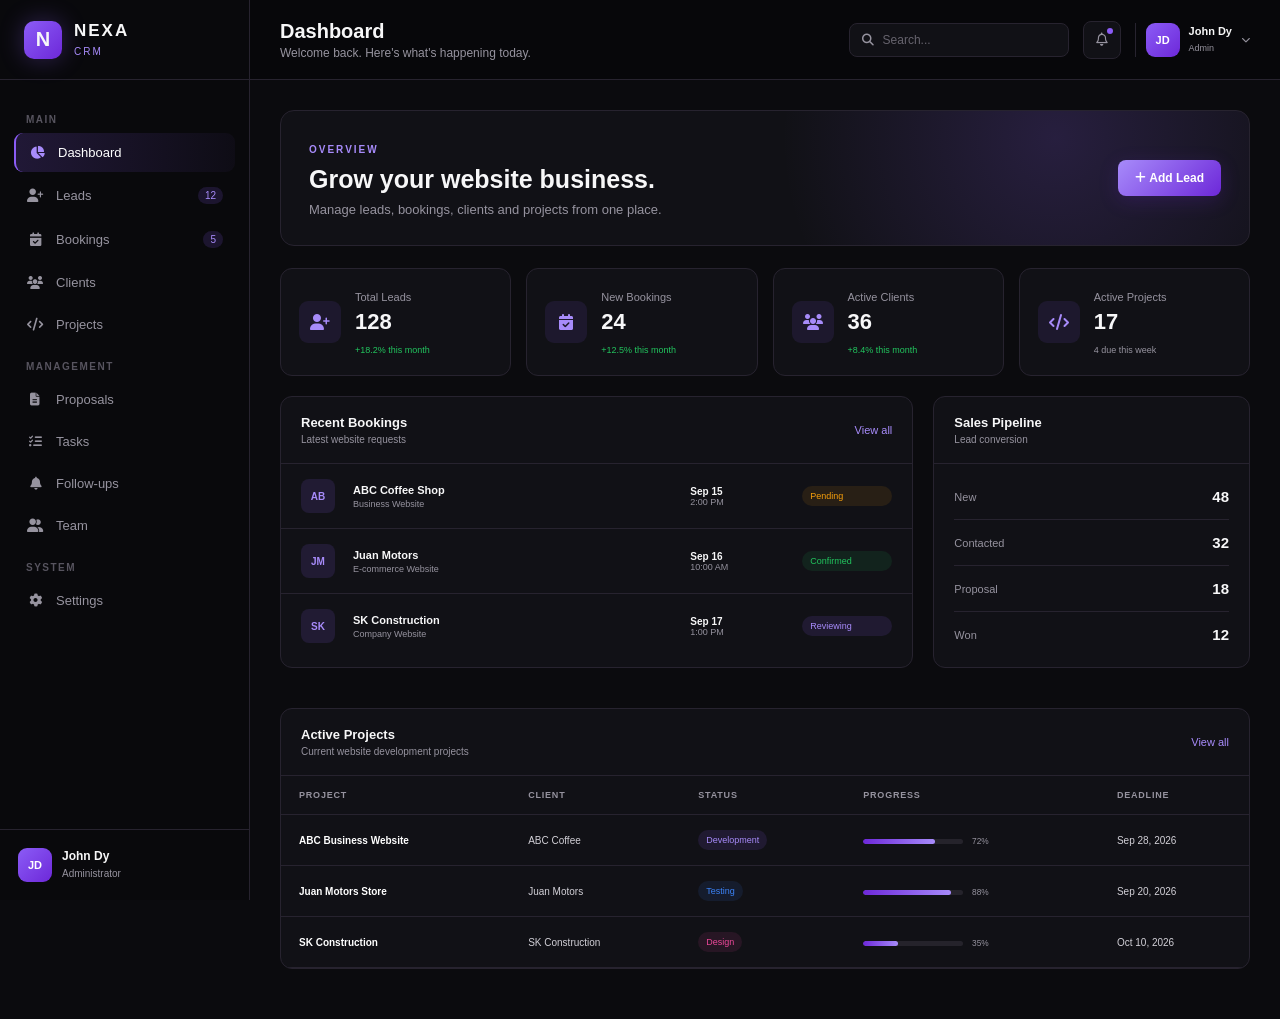
<file: nexa_crm/index.html>
<!DOCTYPE html>
<html lang="en">
<head>
    <meta charset="UTF-8">
    <meta name="viewport" content="width=device-width, initial-scale=1.0">

    <title>NEXA CRM</title>

    <link rel="stylesheet" href="style.css">

    <link
        rel="stylesheet"
        href="https://cdnjs.cloudflare.com/ajax/libs/font-awesome/6.5.2/css/all.min.css"
    >
</head>

<body>

    <!-- =========================
         SIDEBAR
    ========================== -->

    <aside class="sidebar" id="sidebar">

        <div class="logo">
            <div class="logo-icon">N</div>
            <div>
                <strong>NEXA</strong>
                <span>CRM</span>
            </div>
        </div>

        <nav>

            <p class="menu-title">MAIN</p>

            <button class="nav-item active" data-page="dashboard">
                <i class="fa-solid fa-chart-pie"></i>
                <span>Dashboard</span>
            </button>

            <button class="nav-item" data-page="leads">
                <i class="fa-solid fa-user-plus"></i>
                <span>Leads</span>
                <span class="badge">12</span>
            </button>

            <button class="nav-item" data-page="bookings">
                <i class="fa-solid fa-calendar-check"></i>
                <span>Bookings</span>
                <span class="badge">5</span>
            </button>

            <button class="nav-item" data-page="clients">
                <i class="fa-solid fa-users"></i>
                <span>Clients</span>
            </button>

            <button class="nav-item" data-page="projects">
                <i class="fa-solid fa-code"></i>
                <span>Projects</span>
            </button>

            <p class="menu-title">MANAGEMENT</p>

            <button class="nav-item" data-page="proposals">
                <i class="fa-solid fa-file-lines"></i>
                <span>Proposals</span>
            </button>

            <button class="nav-item" data-page="tasks">
                <i class="fa-solid fa-list-check"></i>
                <span>Tasks</span>
            </button>

            <button class="nav-item" data-page="followups">
                <i class="fa-solid fa-bell"></i>
                <span>Follow-ups</span>
            </button>

            <button class="nav-item" data-page="team">
                <i class="fa-solid fa-user-group"></i>
                <span>Team</span>
            </button>

            <p class="menu-title">SYSTEM</p>

            <button class="nav-item" data-page="settings">
                <i class="fa-solid fa-gear"></i>
                <span>Settings</span>
            </button>

        </nav>

        <div class="sidebar-bottom">
            <div class="user-mini">
                <div class="avatar">JD</div>
                <div>
                    <strong>John Dy</strong>
                    <small>Administrator</small>
                </div>
            </div>
        </div>

    </aside>


    <!-- =========================
         MAIN
    ========================== -->

    <main class="main">

        <header class="topbar">

            <button class="mobile-menu" id="mobileMenu">
                <i class="fa-solid fa-bars"></i>
            </button>

            <div class="page-title">
                <h1 id="pageTitle">Dashboard</h1>
                <p id="pageSubtitle">
                    Welcome back. Here's what's happening today.
                </p>
            </div>

            <div class="top-actions">

                <div class="search">
                    <i class="fa-solid fa-search"></i>
                    <input
                        type="text"
                        id="globalSearch"
                        placeholder="Search..."
                    >
                </div>

                <button class="icon-button notification">
                    <i class="fa-regular fa-bell"></i>
                    <span></span>
                </button>

                <div class="profile">
                    <div class="avatar">JD</div>
                    <div class="profile-info">
                        <strong>John Dy</strong>
                        <small>Admin</small>
                    </div>
                    <i class="fa-solid fa-chevron-down"></i>
                </div>

            </div>

        </header>


        <!-- =========================
             CONTENT
        ========================== -->

        <section class="content">

            <!-- DASHBOARD -->

            <div class="page active-page" id="dashboard">

                <div class="welcome-card">

                    <div>
                        <span class="eyebrow">OVERVIEW</span>

                        <h2>
                            Grow your website business.
                        </h2>

                        <p>
                            Manage leads, bookings, clients and projects
                            from one place.
                        </p>
                    </div>

                    <button class="primary-btn" onclick="openModal()">
                        <i class="fa-solid fa-plus"></i>
                        Add Lead
                    </button>

                </div>


                <div class="stats-grid">

                    <div class="stat-card">
                        <div class="stat-icon">
                            <i class="fa-solid fa-user-plus"></i>
                        </div>

                        <div>
                            <span>Total Leads</span>
                            <h3>128</h3>
                            <small class="positive">
                                +18.2% this month
                            </small>
                        </div>
                    </div>


                    <div class="stat-card">
                        <div class="stat-icon">
                            <i class="fa-solid fa-calendar-check"></i>
                        </div>

                        <div>
                            <span>New Bookings</span>
                            <h3>24</h3>
                            <small class="positive">
                                +12.5% this month
                            </small>
                        </div>
                    </div>


                    <div class="stat-card">
                        <div class="stat-icon">
                            <i class="fa-solid fa-users"></i>
                        </div>

                        <div>
                            <span>Active Clients</span>
                            <h3>36</h3>
                            <small class="positive">
                                +8.4% this month
                            </small>
                        </div>
                    </div>


                    <div class="stat-card">
                        <div class="stat-icon">
                            <i class="fa-solid fa-code"></i>
                        </div>

                        <div>
                            <span>Active Projects</span>
                            <h3>17</h3>
                            <small>
                                4 due this week
                            </small>
                        </div>
                    </div>

                </div>


                <div class="dashboard-grid">

                    <!-- RECENT BOOKINGS -->

                    <div class="panel">

                        <div class="panel-header">

                            <div>
                                <h3>Recent Bookings</h3>
                                <p>Latest website requests</p>
                            </div>

                            <button class="text-btn"
                                onclick="showPage('bookings')">
                                View all
                            </button>

                        </div>


                        <div class="booking-list">

                            <div class="booking-row">

                                <div class="client-avatar">AB</div>

                                <div class="booking-info">
                                    <strong>ABC Coffee Shop</strong>
                                    <span>Business Website</span>
                                </div>

                                <div class="booking-date">
                                    <strong>Sep 15</strong>
                                    <span>2:00 PM</span>
                                </div>

                                <span class="status pending">
                                    Pending
                                </span>

                            </div>


                            <div class="booking-row">

                                <div class="client-avatar">JM</div>

                                <div class="booking-info">
                                    <strong>Juan Motors</strong>
                                    <span>E-commerce Website</span>
                                </div>

                                <div class="booking-date">
                                    <strong>Sep 16</strong>
                                    <span>10:00 AM</span>
                                </div>

                                <span class="status confirmed">
                                    Confirmed
                                </span>

                            </div>


                            <div class="booking-row">

                                <div class="client-avatar">SK</div>

                                <div class="booking-info">
                                    <strong>SK Construction</strong>
                                    <span>Company Website</span>
                                </div>

                                <div class="booking-date">
                                    <strong>Sep 17</strong>
                                    <span>1:00 PM</span>
                                </div>

                                <span class="status reviewing">
                                    Reviewing
                                </span>

                            </div>

                        </div>

                    </div>


                    <!-- PIPELINE -->

                    <div class="panel">

                        <div class="panel-header">
                            <div>
                                <h3>Sales Pipeline</h3>
                                <p>Lead conversion</p>
                            </div>
                        </div>


                        <div class="pipeline">

                            <div class="pipeline-item">
                                <span>New</span>
                                <strong>48</strong>
                            </div>

                            <div class="pipeline-item">
                                <span>Contacted</span>
                                <strong>32</strong>
                            </div>

                            <div class="pipeline-item">
                                <span>Proposal</span>
                                <strong>18</strong>
                            </div>

                            <div class="pipeline-item">
                                <span>Won</span>
                                <strong>12</strong>
                            </div>

                        </div>

                    </div>

                </div>


                <!-- PROJECTS -->

                <div class="panel">

                    <div class="panel-header">

                        <div>
                            <h3>Active Projects</h3>
                            <p>Current website development projects</p>
                        </div>

                        <button class="text-btn"
                            onclick="showPage('projects')">
                            View all
                        </button>

                    </div>


                    <div class="table-wrapper">

                        <table>

                            <thead>
                                <tr>
                                    <th>Project</th>
                                    <th>Client</th>
                                    <th>Status</th>
                                    <th>Progress</th>
                                    <th>Deadline</th>
                                </tr>
                            </thead>

                            <tbody>

                                <tr>
                                    <td>
                                        <strong>ABC Business Website</strong>
                                    </td>

                                    <td>ABC Coffee</td>

                                    <td>
                                        <span class="status development">
                                            Development
                                        </span>
                                    </td>

                                    <td>
                                        <div class="progress">
                                            <div style="width:72%"></div>
                                        </div>
                                        <small>72%</small>
                                    </td>

                                    <td>Sep 28, 2026</td>
                                </tr>


                                <tr>
                                    <td>
                                        <strong>Juan Motors Store</strong>
                                    </td>

                                    <td>Juan Motors</td>

                                    <td>
                                        <span class="status testing">
                                            Testing
                                        </span>
                                    </td>

                                    <td>
                                        <div class="progress">
                                            <div style="width:88%"></div>
                                        </div>
                                        <small>88%</small>
                                    </td>

                                    <td>Sep 20, 2026</td>
                                </tr>


                                <tr>
                                    <td>
                                        <strong>SK Construction</strong>
                                    </td>

                                    <td>SK Construction</td>

                                    <td>
                                        <span class="status design">
                                            Design
                                        </span>
                                    </td>

                                    <td>
                                        <div class="progress">
                                            <div style="width:35%"></div>
                                        </div>
                                        <small>35%</small>
                                    </td>

                                    <td>Oct 10, 2026</td>
                                </tr>

                            </tbody>

                        </table>

                    </div>

                </div>

            </div>


            <!-- LEADS -->

            <div class="page" id="leads">

                <div class="page-header">

                    <div>
                        <h2>Leads</h2>
                        <p>Manage your potential customers.</p>
                    </div>

                    <button class="primary-btn" onclick="openModal()">
                        <i class="fa-solid fa-plus"></i>
                        Add Lead
                    </button>

                </div>


                <div class="filter-bar">

                    <div class="search-input">
                        <i class="fa-solid fa-search"></i>
                        <input
                            type="text"
                            placeholder="Search leads..."
                            id="leadSearch"
                        >
                    </div>

                    <select>
                        <option>All Status</option>
                        <option>New</option>
                        <option>Contacted</option>
                        <option>Qualified</option>
                        <option>Proposal Sent</option>
                        <option>Won</option>
                        <option>Lost</option>
                    </select>

                    <select>
                        <option>All Sources</option>
                        <option>Website</option>
                        <option>Facebook</option>
                        <option>Referral</option>
                        <option>Email</option>
                    </select>

                </div>


                <div class="panel">

                    <div class="table-wrapper">

                        <table id="leadsTable">

                            <thead>
                                <tr>
                                    <th>Customer</th>
                                    <th>Business</th>
                                    <th>Website Type</th>
                                    <th>Source</th>
                                    <th>Status</th>
                                    <th>Date</th>
                                    <th></th>
                                </tr>
                            </thead>

                            <tbody>

                                <tr>
                                    <td>
                                        <div class="table-user">
                                            <div class="client-avatar">AB</div>
                                            <div>
                                                <strong>Alex Brown</strong>
                                                <span>alex@email.com</span>
                                            </div>
                                        </div>
                                    </td>

                                    <td>ABC Coffee</td>
                                    <td>Business Website</td>
                                    <td>Website</td>

                                    <td>
                                        <span class="status pending">
                                            New
                                        </span>
                                    </td>

                                    <td>Sep 11, 2026</td>

                                    <td>
                                        <button class="more-btn">
                                            <i class="fa-solid fa-ellipsis"></i>
                                        </button>
                                    </td>
                                </tr>


                                <tr>
                                    <td>
                                        <div class="table-user">
                                            <div class="client-avatar">JM</div>
                                            <div>
                                                <strong>James Miller</strong>
                                                <span>james@email.com</span>
                                            </div>
                                        </div>
                                    </td>

                                    <td>Juan Motors</td>
                                    <td>E-commerce</td>
                                    <td>Facebook</td>

                                    <td>
                                        <span class="status confirmed">
                                            Qualified
                                        </span>
                                    </td>

                                    <td>Sep 10, 2026</td>

                                    <td>
                                        <button class="more-btn">
                                            <i class="fa-solid fa-ellipsis"></i>
                                        </button>
                                    </td>
                                </tr>


                                <tr>
                                    <td>
                                        <div class="table-user">
                                            <div class="client-avatar">SK</div>
                                            <div>
                                                <strong>Sarah Kim</strong>
                                                <span>sarah@email.com</span>
                                            </div>
                                        </div>
                                    </td>

                                    <td>SK Construction</td>
                                    <td>Company Website</td>
                                    <td>Referral</td>

                                    <td>
                                        <span class="status reviewing">
                                            Proposal Sent
                                        </span>
                                    </td>

                                    <td>Sep 8, 2026</td>

                                    <td>
                                        <button class="more-btn">
                                            <i class="fa-solid fa-ellipsis"></i>
                                        </button>
                                    </td>
                                </tr>

                            </tbody>

                        </table>

                    </div>

                </div>

            </div>


            <!-- BOOKINGS -->

            <div class="page" id="bookings">

                <div class="page-header">

                    <div>
                        <h2>Bookings</h2>
                        <p>Website development booking requests.</p>
                    </div>

                </div>


                <div class="stats-grid">

                    <div class="stat-card">
                        <div class="stat-icon">
                            <i class="fa-solid fa-clock"></i>
                        </div>

                        <div>
                            <span>Pending</span>
                            <h3>5</h3>
                        </div>
                    </div>

                    <div class="stat-card">
                        <div class="stat-icon">
                            <i class="fa-solid fa-eye"></i>
                        </div>

                        <div>
                            <span>Reviewing</span>
                            <h3>8</h3>
                        </div>
                    </div>

                    <div class="stat-card">
                        <div class="stat-icon">
                            <i class="fa-solid fa-check"></i>
                        </div>

                        <div>
                            <span>Confirmed</span>
                            <h3>11</h3>
                        </div>
                    </div>

                </div>


                <div class="panel">

                    <div class="table-wrapper">

                        <table>

                            <thead>
                                <tr>
                                    <th>Booking ID</th>
                                    <th>Customer</th>
                                    <th>Website Type</th>
                                    <th>Preferred Date</th>
                                    <th>Budget</th>
                                    <th>Status</th>
                                    <th></th>
                                </tr>
                            </thead>

                            <tbody>

                                <tr>
                                    <td>
                                        <strong>#WEB-00125</strong>
                                    </td>

                                    <td>Alex Brown</td>

                                    <td>Business Website</td>

                                    <td>Sep 15, 2026</td>

                                    <td>₱10k–₱20k</td>

                                    <td>
                                        <span class="status pending">
                                            Pending
                                        </span>
                                    </td>

                                    <td>
                                        <button class="primary-small">
                                            View
                                        </button>
                                    </td>
                                </tr>


                                <tr>
                                    <td>
                                        <strong>#WEB-00124</strong>
                                    </td>

                                    <td>James Miller</td>

                                    <td>E-commerce</td>

                                    <td>Sep 16, 2026</td>

                                    <td>₱20k–₱50k</td>

                                    <td>
                                        <span class="status confirmed">
                                            Confirmed
                                        </span>
                                    </td>

                                    <td>
                                        <button class="primary-small">
                                            View
                                        </button>
                                    </td>
                                </tr>

                            </tbody>

                        </table>

                    </div>

                </div>

            </div>


            <!-- CLIENTS -->

            <div class="page" id="clients">

                <div class="page-header">

                    <div>
                        <h2>Clients</h2>
                        <p>Manage your existing customers.</p>
                    </div>

                </div>


                <div class="client-grid">

                    <div class="client-card">

                        <div class="client-top">

                            <div class="client-avatar large">
                                AB
                            </div>

                            <span class="status confirmed">
                                Active
                            </span>

                        </div>

                        <h3>Alex Brown</h3>

                        <p>ABC Coffee Shop</p>

                        <div class="client-details">
                            <span>
                                <i class="fa-regular fa-envelope"></i>
                                alex@email.com
                            </span>

                            <span>
                                <i class="fa-solid fa-globe"></i>
                                2 Projects
                            </span>
                        </div>

                        <button class="outline-btn">
                            View Client
                        </button>

                    </div>


                    <div class="client-card">

                        <div class="client-top">

                            <div class="client-avatar large">
                                JM
                            </div>

                            <span class="status confirmed">
                                Active
                            </span>

                        </div>

                        <h3>James Miller</h3>

                        <p>Juan Motors</p>

                        <div class="client-details">
                            <span>
                                <i class="fa-regular fa-envelope"></i>
                                james@email.com
                            </span>

                            <span>
                                <i class="fa-solid fa-globe"></i>
                                1 Project
                            </span>
                        </div>

                        <button class="outline-btn">
                            View Client
                        </button>

                    </div>

                </div>

            </div>


            <!-- PROJECTS -->

            <div class="page" id="projects">

                <div class="page-header">

                    <div>
                        <h2>Projects</h2>
                        <p>Track website development projects.</p>
                    </div>

                    <button class="primary-btn">
                        <i class="fa-solid fa-plus"></i>
                        New Project
                    </button>

                </div>


                <div class="project-grid">

                    <div class="project-card">

                        <div class="project-header">

                            <div class="project-icon">
                                <i class="fa-solid fa-code"></i>
                            </div>

                            <span class="status development">
                                Development
                            </span>

                        </div>

                        <h3>ABC Business Website</h3>

                        <p>ABC Coffee Shop</p>

                        <div class="project-progress">

                            <div class="progress-label">
                                <span>Progress</span>
                                <strong>72%</strong>
                            </div>

                            <div class="progress">
                                <div style="width:72%"></div>
                            </div>

                        </div>

                        <div class="project-footer">
                            <span>
                                <i class="fa-regular fa-calendar"></i>
                                Sep 28, 2026
                            </span>

                            <div class="avatar-small">
                                JD
                            </div>
                        </div>

                    </div>


                    <div class="project-card">

                        <div class="project-header">

                            <div class="project-icon">
                                <i class="fa-solid fa-cart-shopping"></i>
                            </div>

                            <span class="status testing">
                                Testing
                            </span>

                        </div>

                        <h3>Juan Motors Store</h3>

                        <p>Juan Motors</p>

                        <div class="project-progress">

                            <div class="progress-label">
                                <span>Progress</span>
                                <strong>88%</strong>
                            </div>

                            <div class="progress">
                                <div style="width:88%"></div>
                            </div>

                        </div>

                        <div class="project-footer">
                            <span>
                                <i class="fa-regular fa-calendar"></i>
                                Sep 20, 2026
                            </span>

                            <div class="avatar-small">
                                JD
                            </div>
                        </div>

                    </div>

                </div>

            </div>


            <!-- PROPOSALS -->

            <div class="page" id="proposals">

                <div class="page-header">

                    <div>
                        <h2>Proposals</h2>
                        <p>Manage website development proposals.</p>
                    </div>

                    <button class="primary-btn">
                        <i class="fa-solid fa-plus"></i>
                        Create Proposal
                    </button>

                </div>


                <div class="panel">

                    <div class="table-wrapper">

                        <table>

                            <thead>
                                <tr>
                                    <th>Proposal</th>
                                    <th>Client</th>
                                    <th>Amount</th>
                                    <th>Sent</th>
                                    <th>Status</th>
                                </tr>
                            </thead>

                            <tbody>

                                <tr>
                                    <td>
                                        <strong>Website Package #102</strong>
                                    </td>

                                    <td>ABC Coffee</td>

                                    <td>₱18,500</td>

                                    <td>Sep 10, 2026</td>

                                    <td>
                                        <span class="status confirmed">
                                            Accepted
                                        </span>
                                    </td>
                                </tr>

                                <tr>
                                    <td>
                                        <strong>E-commerce Package #101</strong>
                                    </td>

                                    <td>Juan Motors</td>

                                    <td>₱35,000</td>

                                    <td>Sep 9, 2026</td>

                                    <td>
                                        <span class="status reviewing">
                                            Sent
                                        </span>
                                    </td>
                                </tr>

                            </tbody>

                        </table>

                    </div>

                </div>

            </div>


            <!-- TASKS -->

            <div class="page" id="tasks">

                <div class="page-header">

                    <div>
                        <h2>Tasks</h2>
                        <p>Manage your team's development tasks.</p>
                    </div>

                    <button class="primary-btn">
                        <i class="fa-solid fa-plus"></i>
                        Add Task
                    </button>

                </div>


                <div class="kanban">

                    <div class="kanban-column">

                        <div class="kanban-title">
                            <span>TO DO</span>
                            <strong>3</strong>
                        </div>

                        <div class="task-card">
                            <span class="task-priority high">
                                HIGH
                            </span>

                            <h3>Create homepage design</h3>

                            <p>ABC Coffee Website</p>

                            <div class="task-footer">
                                <span>Sep 13</span>
                                <div class="avatar-small">JD</div>
                            </div>
                        </div>

                    </div>


                    <div class="kanban-column">

                        <div class="kanban-title">
                            <span>IN PROGRESS</span>
                            <strong>4</strong>
                        </div>

                        <div class="task-card">

                            <span class="task-priority medium">
                                MEDIUM
                            </span>

                            <h3>Build contact page</h3>

                            <p>Juan Motors</p>

                            <div class="task-footer">
                                <span>Sep 14</span>
                                <div class="avatar-small">JD</div>
                            </div>

                        </div>

                    </div>


                    <div class="kanban-column">

                        <div class="kanban-title">
                            <span>REVIEW</span>
                            <strong>2</strong>
                        </div>

                        <div class="task-card">

                            <span class="task-priority low">
                                LOW
                            </span>

                            <h3>Mobile responsive check</h3>

                            <p>SK Construction</p>

                            <div class="task-footer">
                                <span>Sep 15</span>
                                <div class="avatar-small">JD</div>
                            </div>

                        </div>

                    </div>


                    <div class="kanban-column">

                        <div class="kanban-title">
                            <span>COMPLETED</span>
                            <strong>8</strong>
                        </div>

                        <div class="task-card completed">

                            <i class="fa-solid fa-circle-check"></i>

                            <h3>Setup database</h3>

                            <p>ABC Coffee</p>

                            <div class="task-footer">
                                <span>Completed</span>
                            </div>

                        </div>

                    </div>

                </div>

            </div>


            <!-- FOLLOW UPS -->

            <div class="page" id="followups">

                <div class="page-header">

                    <div>
                        <h2>Follow-ups</h2>
                        <p>Never miss an opportunity.</p>
                    </div>

                    <button class="primary-btn">
                        <i class="fa-solid fa-plus"></i>
                        Schedule Follow-up
                    </button>

                </div>


                <div class="panel">

                    <div class="followup">

                        <div class="follow-icon">
                            <i class="fa-solid fa-message"></i>
                        </div>

                        <div class="follow-info">
                            <h3>Contact Alex Brown</h3>
                            <p>ABC Coffee — Messenger</p>
                        </div>

                        <div class="follow-date">
                            <strong>Today</strong>
                            <span>2:00 PM</span>
                        </div>

                        <span class="status pending">
                            Pending
                        </span>

                    </div>


                    <div class="followup">

                        <div class="follow-icon">
                            <i class="fa-solid fa-phone"></i>
                        </div>

                        <div class="follow-info">
                            <h3>Call James Miller</h3>
                            <p>Juan Motors — Phone</p>
                        </div>

                        <div class="follow-date">
                            <strong>Tomorrow</strong>
                            <span>10:00 AM</span>
                        </div>

                        <span class="status reviewing">
                            Scheduled
                        </span>

                    </div>

                </div>

            </div>


            <!-- TEAM -->

            <div class="page" id="team">

                <div class="page-header">

                    <div>
                        <h2>Team</h2>
                        <p>Manage your CRM team members.</p>
                    </div>

                    <button class="primary-btn">
                        <i class="fa-solid fa-plus"></i>
                        Add Member
                    </button>

                </div>


                <div class="client-grid">

                    <div class="client-card">

                        <div class="client-top">
                            <div class="client-avatar large">
                                JD
                            </div>

                            <span class="status confirmed">
                                Active
                            </span>
                        </div>

                        <h3>John Dy</h3>

                        <p>Administrator</p>

                        <div class="client-details">
                            <span>
                                <i class="fa-regular fa-envelope"></i>
                                admin@nexa.com
                            </span>

                            <span>
                                <i class="fa-solid fa-shield"></i>
                                Full Access
                            </span>
                        </div>

                    </div>


                    <div class="client-card">

                        <div class="client-top">
                            <div class="client-avatar large">
                                MS
                            </div>

                            <span class="status confirmed">
                                Active
                            </span>
                        </div>

                        <h3>Maria Santos</h3>

                        <p>Developer</p>

                        <div class="client-details">
                            <span>
                                <i class="fa-regular fa-envelope"></i>
                                maria@nexa.com
                            </span>

                            <span>
                                <i class="fa-solid fa-code"></i>
                                Developer Access
                            </span>
                        </div>

                    </div>

                </div>

            </div>


            <!-- SETTINGS -->

            <div class="page" id="settings">

                <div class="page-header">

                    <div>
                        <h2>Settings</h2>
                        <p>Configure your CRM.</p>
                    </div>

                </div>

                <div class="panel settings-panel">

                    <h3>General Settings</h3>

                    <label>
                        Business Name
                        <input type="text" value="NEXA">
                    </label>

                    <label>
                        Business Email
                        <input
                            type="email"
                            value="support.nexa.web@gmail.com"
                        >
                    </label>

                    <button class="primary-btn">
                        Save Changes
                    </button>

                </div>

            </div>

        </section>

    </main>


    <!-- =========================
         ADD LEAD MODAL
    ========================== -->

    <div class="modal-overlay" id="modal">

        <div class="modal">

            <div class="modal-header">

                <div>
                    <h2>Add New Lead</h2>
                    <p>Add a potential website client.</p>
                </div>

                <button class="close-btn" onclick="closeModal()">
                    <i class="fa-solid fa-xmark"></i>
                </button>

            </div>


            <form id="leadForm">

                <div class="form-grid">

                    <label>
                        Full Name
                        <input
                            type="text"
                            placeholder="John Doe"
                            required
                        >
                    </label>

                    <label>
                        Business Name
                        <input
                            type="text"
                            placeholder="ABC Business"
                            required
                        >
                    </label>

                    <label>
                        Email Address
                        <input
                            type="email"
                            placeholder="john@email.com"
                            required
                        >
                    </label>

                    <label>
                        Phone Number
                        <input
                            type="text"
                            placeholder="+63 900 000 0000"
                        >
                    </label>

                    <label>
                        Website Type

                        <select>
                            <option>Business Website</option>
                            <option>E-commerce</option>
                            <option>Portfolio</option>
                            <option>Landing Page</option>
                            <option>Blog</option>
                            <option>Other</option>
                        </select>

                    </label>

                    <label>
                        Lead Source

                        <select>
                            <option>Website</option>
                            <option>Facebook</option>
                            <option>Messenger</option>
                            <option>Referral</option>
                            <option>Email</option>
                            <option>Other</option>
                        </select>

                    </label>

                </div>


                <label>
                    Project Description

                    <textarea
                        placeholder="Tell us about the customer's website requirements..."
                    ></textarea>

                </label>


                <div class="modal-actions">

                    <button
                        type="button"
                        class="outline-btn"
                        onclick="closeModal()"
                    >
                        Cancel
                    </button>

                    <button
                        type="submit"
                        class="primary-btn"
                    >
                        Add Lead
                    </button>

                </div>

            </form>

        </div>

    </div>


    <script src="script.js"></script>

</body>
</html>
</file>
<file: nexa_crm/style.css>
/* =========================================
   NEXA CRM
   BLACK + VIOLET DESIGN
========================================= */

* {
    margin: 0;
    padding: 0;
    box-sizing: border-box;
}

:root {
    --black: #070708;
    --background: #0b0b0e;
    --card: #111116;
    --card-light: #15151b;
    --border: #27232f;

    --violet: #8b5cf6;
    --violet-light: #a78bfa;
    --violet-dark: #6d28d9;

    --white: #f7f7f8;
    --gray: #96939f;
    --gray-dark: #65626e;

    --green: #22c55e;
    --orange: #f59e0b;
    --red: #ef4444;
    --blue: #3b82f6;
}

body {
    font-family:
        Inter,
        -apple-system,
        BlinkMacSystemFont,
        "Segoe UI",
        sans-serif;

    background: var(--background);
    color: var(--white);

    min-height: 100vh;
}


/* =========================================
   SIDEBAR
========================================= */

.sidebar {
    width: 250px;
    height: 100vh;

    position: fixed;
    left: 0;
    top: 0;

    background: #09090c;
    border-right: 1px solid var(--border);

    display: flex;
    flex-direction: column;

    z-index: 100;
}

.logo {
    height: 80px;

    display: flex;
    align-items: center;

    padding: 0 24px;

    gap: 12px;

    border-bottom: 1px solid var(--border);
}

.logo-icon {
    width: 38px;
    height: 38px;

    display: flex;
    align-items: center;
    justify-content: center;

    border-radius: 10px;

    background:
        linear-gradient(
            135deg,
            var(--violet),
            var(--violet-dark)
        );

    font-weight: 800;
    font-size: 20px;

    box-shadow:
        0 0 25px rgba(139, 92, 246, 0.3);
}

.logo strong {
    display: block;

    font-size: 17px;
    letter-spacing: 2px;
}

.logo span {
    font-size: 10px;
    color: var(--violet-light);
    letter-spacing: 2px;
}


/* NAVIGATION */

nav {
    padding: 20px 14px;
    overflow-y: auto;
}

.menu-title {
    color: #57545f;

    font-size: 10px;
    font-weight: 700;

    letter-spacing: 1.5px;

    padding: 14px 12px 8px;
}

.nav-item {
    width: 100%;

    border: 0;
    background: transparent;

    color: var(--gray);

    display: flex;
    align-items: center;

    gap: 12px;

    padding: 12px;

    margin-bottom: 3px;

    border-radius: 9px;

    cursor: pointer;

    font-size: 13px;

    text-align: left;

    transition: 0.2s;
}

.nav-item i {
    width: 18px;
    text-align: center;
}

.nav-item:hover {
    color: white;
    background: #15131a;
}

.nav-item.active {
    color: white;

    background:
        linear-gradient(
            90deg,
            rgba(139, 92, 246, 0.18),
            rgba(139, 92, 246, 0.04)
        );

    border-left: 2px solid var(--violet);
}

.nav-item.active i {
    color: var(--violet-light);
}

.badge {
    margin-left: auto;

    font-size: 10px;

    background: rgba(139, 92, 246, 0.15);

    color: var(--violet-light);

    padding: 3px 7px;

    border-radius: 20px;
}


/* SIDEBAR USER */

.sidebar-bottom {
    margin-top: auto;

    padding: 18px;

    border-top: 1px solid var(--border);
}

.user-mini {
    display: flex;
    align-items: center;
    gap: 10px;
}

.user-mini strong {
    display: block;
    font-size: 12px;
}

.user-mini small {
    color: var(--gray);
    font-size: 10px;
}


/* =========================================
   MAIN
========================================= */

.main {
    margin-left: 250px;
    min-height: 100vh;
}


/* =========================================
   TOPBAR
========================================= */

.topbar {
    height: 80px;

    padding: 0 30px;

    border-bottom: 1px solid var(--border);

    display: flex;
    align-items: center;

    justify-content: space-between;

    background:
        rgba(8, 8, 10, 0.92);

    backdrop-filter: blur(15px);

    position: sticky;
    top: 0;

    z-index: 50;
}

.page-title h1 {
    font-size: 20px;
}

.page-title p {
    color: var(--gray);
    font-size: 12px;
    margin-top: 3px;
}

.top-actions {
    display: flex;
    align-items: center;
    gap: 14px;
}


/* SEARCH */

.search,
.search-input {
    width: 220px;

    display: flex;
    align-items: center;

    gap: 9px;

    background: var(--card);

    border: 1px solid var(--border);

    padding: 9px 12px;

    border-radius: 8px;
}

.search i,
.search-input i {
    color: var(--gray);
    font-size: 12px;
}

.search input,
.search-input input {
    width: 100%;

    background: transparent;

    border: 0;
    outline: 0;

    color: white;

    font-size: 12px;
}

.search input::placeholder,
.search-input input::placeholder {
    color: #66636d;
}


/* ICON BUTTON */

.icon-button {
    width: 38px;
    height: 38px;

    background: var(--card);

    border: 1px solid var(--border);

    color: var(--gray);

    border-radius: 8px;

    cursor: pointer;

    position: relative;
}

.notification span {
    width: 6px;
    height: 6px;

    background: var(--violet);

    border-radius: 50%;

    position: absolute;
    right: 7px;
    top: 6px;
}


/* PROFILE */

.profile {
    display: flex;
    align-items: center;

    gap: 9px;

    padding-left: 10px;

    border-left: 1px solid var(--border);
}

.profile-info strong {
    display: block;
    font-size: 11px;
}

.profile-info small {
    color: var(--gray);
    font-size: 9px;
}

.profile > i {
    color: var(--gray);
    font-size: 9px;
}


/* AVATAR */

.avatar {
    width: 34px;
    height: 34px;

    border-radius: 9px;

    display: flex;
    align-items: center;
    justify-content: center;

    background:
        linear-gradient(
            135deg,
            var(--violet),
            var(--violet-dark)
        );

    color: white;

    font-size: 11px;
    font-weight: 700;
}

.mobile-menu {
    display: none;

    background: none;
    border: 0;

    color: white;

    font-size: 18px;
}


/* =========================================
   CONTENT
========================================= */

.content {
    padding: 30px;
    max-width: 1600px;
    margin: auto;
}

.page {
    display: none;
}

.page.active-page {
    display: block;
}


/* =========================================
   WELCOME
========================================= */

.welcome-card {
    background:
        radial-gradient(
            circle at 80% 20%,
            rgba(139, 92, 246, 0.18),
            transparent 35%
        ),
        var(--card);

    border: 1px solid var(--border);

    border-radius: 14px;

    padding: 28px;

    display: flex;
    justify-content: space-between;
    align-items: center;

    margin-bottom: 22px;
}

.eyebrow {
    color: var(--violet-light);

    font-size: 10px;

    font-weight: 700;

    letter-spacing: 2px;
}

.welcome-card h2 {
    font-size: 25px;
    margin: 8px 0;
}

.welcome-card p {
    color: var(--gray);
    font-size: 13px;
}


/* =========================================
   BUTTONS
========================================= */

.primary-btn {
    border: 0;

    background:
        linear-gradient(
            135deg,
            var(--violet-light),
            var(--violet-dark)
        );

    color: white;

    padding: 11px 17px;

    border-radius: 8px;

    font-size: 12px;
    font-weight: 600;

    cursor: pointer;

    box-shadow:
        0 5px 20px rgba(109, 40, 217, 0.2);

    transition: 0.2s;
}

.primary-btn:hover {
    transform: translateY(-1px);

    box-shadow:
        0 8px 25px rgba(139, 92, 246, 0.3);
}

.primary-small {
    background: rgba(139, 92, 246, 0.12);

    color: var(--violet-light);

    border: 1px solid rgba(139, 92, 246, 0.25);

    padding: 7px 11px;

    border-radius: 6px;

    cursor: pointer;

    font-size: 10px;
}

.outline-btn {
    width: 100%;

    background: transparent;

    color: var(--gray);

    border: 1px solid var(--border);

    padding: 9px;

    border-radius: 7px;

    cursor: pointer;

    font-size: 11px;

    transition: 0.2s;
}

.outline-btn:hover {
    border-color: var(--violet);
    color: white;
}

.text-btn {
    background: transparent;

    border: 0;

    color: var(--violet-light);

    cursor: pointer;

    font-size: 11px;
}


/* =========================================
   STATS
========================================= */

.stats-grid {
    display: grid;

    grid-template-columns:
        repeat(4, 1fr);

    gap: 15px;

    margin-bottom: 20px;
}

.stat-card {
    background: var(--card);

    border: 1px solid var(--border);

    border-radius: 12px;

    padding: 18px;

    display: flex;

    gap: 14px;

    align-items: center;
}

.stat-icon {
    width: 42px;
    height: 42px;

    display: flex;
    align-items: center;
    justify-content: center;

    background:
        rgba(139, 92, 246, 0.1);

    color: var(--violet-light);

    border-radius: 9px;
}

.stat-card span {
    color: var(--gray);

    font-size: 11px;
}

.stat-card h3 {
    font-size: 22px;

    margin: 4px 0;
}

.stat-card small {
    color: var(--gray);

    font-size: 9px;
}

.positive {
    color: var(--green) !important;
}


/* =========================================
   PANELS
========================================= */

.panel {
    background: var(--card);

    border: 1px solid var(--border);

    border-radius: 12px;

    margin-bottom: 20px;

    overflow: hidden;
}

.panel-header {
    display: flex;

    align-items: center;

    justify-content: space-between;

    padding: 18px 20px;

    border-bottom: 1px solid var(--border);
}

.panel-header h3 {
    font-size: 13px;
}

.panel-header p {
    color: var(--gray);

    font-size: 10px;

    margin-top: 4px;
}


/* =========================================
   DASHBOARD GRID
========================================= */

.dashboard-grid {
    display: grid;

    grid-template-columns:
        2fr 1fr;

    gap: 20px;

    margin-bottom: 20px;
}


/* =========================================
   BOOKINGS
========================================= */

.booking-row {
    display: grid;

    grid-template-columns:
        40px 1fr 100px 90px;

    gap: 12px;

    align-items: center;

    padding: 15px 20px;

    border-bottom: 1px solid var(--border);
}

.booking-row:last-child {
    border-bottom: 0;
}

.client-avatar {
    width: 34px;
    height: 34px;

    border-radius: 8px;

    display: flex;
    align-items: center;
    justify-content: center;

    background:
        rgba(139, 92, 246, 0.13);

    color: var(--violet-light);

    font-size: 10px;
    font-weight: 700;
}

.client-avatar.large {
    width: 48px;
    height: 48px;

    font-size: 13px;
}

.booking-info strong,
.booking-info span {
    display: block;
}

.booking-info strong {
    font-size: 11px;
}

.booking-info span {
    color: var(--gray);
    font-size: 9px;
    margin-top: 3px;
}

.booking-date strong,
.booking-date span {
    display: block;
}

.booking-date strong {
    font-size: 10px;
}

.booking-date span {
    color: var(--gray);
    font-size: 9px;
}


/* =========================================
   STATUS
========================================= */

.status {
    display: inline-flex;

    align-items: center;

    padding: 5px 8px;

    border-radius: 20px;

    font-size: 9px;

    white-space: nowrap;
}

.status.pending {
    background: rgba(245, 158, 11, 0.1);
    color: var(--orange);
}

.status.confirmed {
    background: rgba(34, 197, 94, 0.1);
    color: var(--green);
}

.status.reviewing {
    background: rgba(139, 92, 246, 0.12);
    color: var(--violet-light);
}

.status.development {
    background: rgba(139, 92, 246, 0.12);
    color: var(--violet-light);
}

.status.testing {
    background: rgba(59, 130, 246, 0.1);
    color: var(--blue);
}

.status.design {
    background: rgba(236, 72, 153, 0.1);
    color: #ec4899;
}


/* =========================================
   PIPELINE
========================================= */

.pipeline {
    padding: 10px 20px;
}

.pipeline-item {
    display: flex;

    align-items: center;

    justify-content: space-between;

    padding: 14px 0;

    border-bottom: 1px solid var(--border);
}

.pipeline-item:last-child {
    border-bottom: 0;
}

.pipeline-item span {
    color: var(--gray);
    font-size: 11px;
}

.pipeline-item strong {
    font-size: 15px;
}


/* =========================================
   TABLE
========================================= */

.table-wrapper {
    width: 100%;

    overflow-x: auto;
}

table {
    width: 100%;

    border-collapse: collapse;

    min-width: 700px;
}

th {
    text-align: left;

    color: var(--gray);

    font-size: 9px;

    text-transform: uppercase;

    letter-spacing: 0.8px;

    font-weight: 600;

    padding: 14px 18px;

    border-bottom: 1px solid var(--border);
}

td {
    padding: 15px 18px;

    border-bottom: 1px solid var(--border);

    color: #d2d0d7;

    font-size: 10px;
}

tbody tr:hover {
    background: rgba(139, 92, 246, 0.025);
}

td strong {
    color: white;
}

.table-user {
    display: flex;

    align-items: center;

    gap: 10px;
}

.table-user span {
    display: block;

    color: var(--gray);

    font-size: 9px;

    margin-top: 3px;
}

.more-btn {
    background: transparent;

    border: 0;

    color: var(--gray);

    cursor: pointer;
}


/* PROGRESS */

.progress {
    width: 100px;

    height: 5px;

    background: #25232b;

    border-radius: 20px;

    overflow: hidden;

    display: inline-block;

    margin-right: 6px;
}

.progress div {
    height: 100%;

    background:
        linear-gradient(
            90deg,
            var(--violet-dark),
            var(--violet-light)
        );

    border-radius: 20px;
}

td small {
    color: var(--gray);
}


/* =========================================
   PAGE HEADER
========================================= */

.page-header {
    display: flex;

    justify-content: space-between;

    align-items: center;

    margin-bottom: 22px;
}

.page-header h2 {
    font-size: 22px;
}

.page-header p {
    color: var(--gray);

    font-size: 12px;

    margin-top: 4px;
}


/* =========================================
   FILTERS
========================================= */

.filter-bar {
    display: flex;

    gap: 10px;

    margin-bottom: 15px;
}

.filter-bar select {
    width: 150px;

    background: var(--card);

    color: var(--gray);

    border: 1px solid var(--border);

    border-radius: 8px;

    padding: 10px;

    outline: none;

    font-size: 11px;
}

.search-input {
    width: 280px;
}


/* =========================================
   CLIENTS
========================================= */

.client-grid {
    display: grid;

    grid-template-columns:
        repeat(3, 1fr);

    gap: 15px;
}

.client-card {
    background: var(--card);

    border: 1px solid var(--border);

    border-radius: 12px;

    padding: 20px;
}

.client-top {
    display: flex;

    align-items: center;

    justify-content: space-between;

    margin-bottom: 16px;
}

.client-card h3 {
    font-size: 14px;
}

.client-card > p {
    color: var(--gray);

    font-size: 10px;

    margin-top: 4px;

    margin-bottom: 15px;
}

.client-details {
    display: flex;

    flex-direction: column;

    gap: 8px;

    padding: 12px 0;

    margin-bottom: 12px;

    border-top: 1px solid var(--border);
}

.client-details span {
    color: var(--gray);

    font-size: 9px;
}

.client-details i {
    width: 15px;
}


/* =========================================
   PROJECTS
========================================= */

.project-grid {
    display: grid;

    grid-template-columns:
        repeat(3, 1fr);

    gap: 15px;
}

.project-card {
    background: var(--card);

    border: 1px solid var(--border);

    border-radius: 12px;

    padding: 20px;
}

.project-header {
    display: flex;

    justify-content: space-between;

    align-items: center;

    margin-bottom: 20px;
}

.project-icon {
    width: 38px;
    height: 38px;

    display: flex;

    align-items: center;
    justify-content: center;

    border-radius: 9px;

    color: var(--violet-light);

    background: rgba(139, 92, 246, 0.1);
}

.project-card h3 {
    font-size: 13px;
}

.project-card > p {
    color: var(--gray);

    font-size: 10px;

    margin-top: 5px;
}

.project-progress {
    margin: 25px 0 18px;
}

.progress-label {
    display: flex;

    justify-content: space-between;

    margin-bottom: 7px;

    font-size: 9px;

    color: var(--gray);
}

.progress-label strong {
    color: white;
}

.project-progress .progress {
    width: 100%;
    height: 6px;
}

.project-footer {
    display: flex;

    justify-content: space-between;

    align-items: center;

    color: var(--gray);

    font-size: 9px;
}

.avatar-small {
    width: 26px;
    height: 26px;

    border-radius: 7px;

    display: flex;

    align-items: center;
    justify-content: center;

    background: var(--violet-dark);

    color: white;

    font-size: 8px;

    font-weight: 700;
}


/* =========================================
   KANBAN
========================================= */

.kanban {
    display: grid;

    grid-template-columns:
        repeat(4, 1fr);

    gap: 15px;
}

.kanban-column {
    background: #0d0d11;

    border: 1px solid var(--border);

    border-radius: 10px;

    padding: 12px;

    min-height: 400px;
}

.kanban-title {
    display: flex;

    justify-content: space-between;

    color: var(--gray);

    font-size: 9px;

    letter-spacing: 1px;

    padding: 5px;

    margin-bottom: 10px;
}

.kanban-title strong {
    color: var(--violet-light);
}

.task-card {
    background: var(--card);

    border: 1px solid var(--border);

    border-radius: 9px;

    padding: 14px;

    margin-bottom: 10px;

    cursor: pointer;

    transition: 0.2s;
}

.task-card:hover {
    border-color: rgba(139, 92, 246, 0.4);
}

.task-card h3 {
    font-size: 11px;

    margin: 9px 0 5px;
}

.task-card p {
    color: var(--gray);

    font-size: 9px;
}

.task-priority {
    font-size: 7px;

    padding: 3px 6px;

    border-radius: 4px;
}

.task-priority.high {
    background: rgba(239, 68, 68, 0.1);
    color: var(--red);
}

.task-priority.medium {
    background: rgba(245, 158, 11, 0.1);
    color: var(--orange);
}

.task-priority.low {
    background: rgba(34, 197, 94, 0.1);
    color: var(--green);
}

.task-footer {
    display: flex;

    justify-content: space-between;

    align-items: center;

    margin-top: 14px;

    color: var(--gray);

    font-size: 8px;
}

.completed i {
    color: var(--green);
}


/* =========================================
   FOLLOW UPS
========================================= */

.followup {
    display: grid;

    grid-template-columns:
        40px 1fr 120px 100px;

    gap: 14px;

    align-items: center;

    padding: 18px;

    border-bottom: 1px solid var(--border);
}

.follow-icon {
    width: 36px;
    height: 36px;

    border-radius: 8px;

    background: rgba(139, 92, 246, 0.1);

    color: var(--violet-light);

    display: flex;

    align-items: center;
    justify-content: center;
}

.follow-info h3 {
    font-size: 11px;
}

.follow-info p {
    color: var(--gray);

    font-size: 9px;

    margin-top: 3px;
}

.follow-date strong,
.follow-date span {
    display: block;
}

.follow-date strong {
    font-size: 10px;
}

.follow-date span {
    color: var(--gray);
    font-size: 9px;
}


/* =========================================
   SETTINGS
========================================= */

.settings-panel {
    padding: 25px;

    max-width: 700px;
}

.settings-panel h3 {
    margin-bottom: 20px;
}

.settings-panel label {
    display: block;

    color: var(--gray);

    font-size: 10px;

    margin-bottom: 18px;
}

.settings-panel input {
    display: block;

    width: 100%;

    margin-top: 7px;

    background: #0b0b0e;

    color: white;

    border: 1px solid var(--border);

    border-radius: 8px;

    padding: 11px;

    outline: none;
}


/* =========================================
   MODAL
========================================= */

.modal-overlay {
    position: fixed;

    inset: 0;

    background: rgba(0, 0, 0, 0.7);

    backdrop-filter: blur(5px);

    display: none;

    align-items: center;
    justify-content: center;

    z-index: 500;

    padding: 20px;
}

.modal-overlay.show {
    display: flex;
}

.modal {
    width: 600px;
    max-width: 100%;

    max-height: 90vh;

    overflow-y: auto;

    background: #101014;

    border: 1px solid var(--border);

    border-radius: 14px;

    box-shadow:
        0 30px 80px rgba(0, 0, 0, 0.6);
}

.modal-header {
    padding: 20px;

    border-bottom: 1px solid var(--border);

    display: flex;

    justify-content: space-between;
}

.modal-header h2 {
    font-size: 17px;
}

.modal-header p {
    color: var(--gray);

    font-size: 10px;

    margin-top: 4px;
}

.close-btn {
    background: transparent;

    border: 0;

    color: var(--gray);

    font-size: 17px;

    cursor: pointer;
}

#leadForm {
    padding: 20px;
}

.form-grid {
    display: grid;

    grid-template-columns:
        1fr 1fr;

    gap: 14px;
}

label {
    display: block;

    color: var(--gray);

    font-size: 10px;

    margin-bottom: 15px;
}

input,
select,
textarea {
    font-family: inherit;
}

label input,
label select,
label textarea {
    display: block;

    width: 100%;

    margin-top: 7px;

    background: #0a0a0d;

    color: white;

    border: 1px solid var(--border);

    border-radius: 7px;

    padding: 11px;

    outline: none;

    font-size: 11px;
}

label select option {
    background: #111116;
}

label input:focus,
label select:focus,
label textarea:focus {
    border-color: var(--violet);
}

textarea {
    min-height: 100px;

    resize: vertical;
}

.modal-actions {
    display: flex;

    justify-content: flex-end;

    gap: 10px;

    padding-top: 10px;
}


/* =========================================
   RESPONSIVE
========================================= */

@media (max-width: 1100px) {

    .stats-grid {
        grid-template-columns:
            repeat(2, 1fr);
    }

    .dashboard-grid {
        grid-template-columns: 1fr;
    }

    .client-grid,
    .project-grid {
        grid-template-columns:
            repeat(2, 1fr);
    }

    .kanban {
        grid-template-columns:
            repeat(2, 1fr);
    }
}


@media (max-width: 800px) {

    .sidebar {
        transform: translateX(-100%);

        transition: 0.25s;
    }

    .sidebar.open {
        transform: translateX(0);
    }

    .main {
        margin-left: 0;
    }

    .mobile-menu {
        display: block;
    }

    .topbar {
        padding: 0 15px;

        gap: 15px;
    }

    .page-title {
        margin-right: auto;
    }

    .page-title p {
        display: none;
    }

    .search {
        display: none;
    }

    .profile-info,
    .profile > i {
        display: none;
    }

    .content {
        padding: 18px;
    }

    .welcome-card {
        align-items: flex-start;

        flex-direction: column;

        gap: 20px;
    }

    .stats-grid {
        grid-template-columns: 1fr;
    }

    .client-grid,
    .project-grid {
        grid-template-columns: 1fr;
    }

    .kanban {
        grid-template-columns: 1fr;
    }

    .filter-bar {
        flex-direction: column;
    }

    .search-input,
    .filter-bar select {
        width: 100%;
    }

    .booking-row {
        grid-template-columns:
            40px 1fr;

        gap: 10px;
    }

    .booking-date,
    .booking-row .status {
        display: none;
    }

    .followup {
        grid-template-columns:
            40px 1fr;

        gap: 10px;
    }

    .follow-date,
    .followup .status {
        display: none;
    }

    .form-grid {
        grid-template-columns: 1fr;
    }
}
</file>
